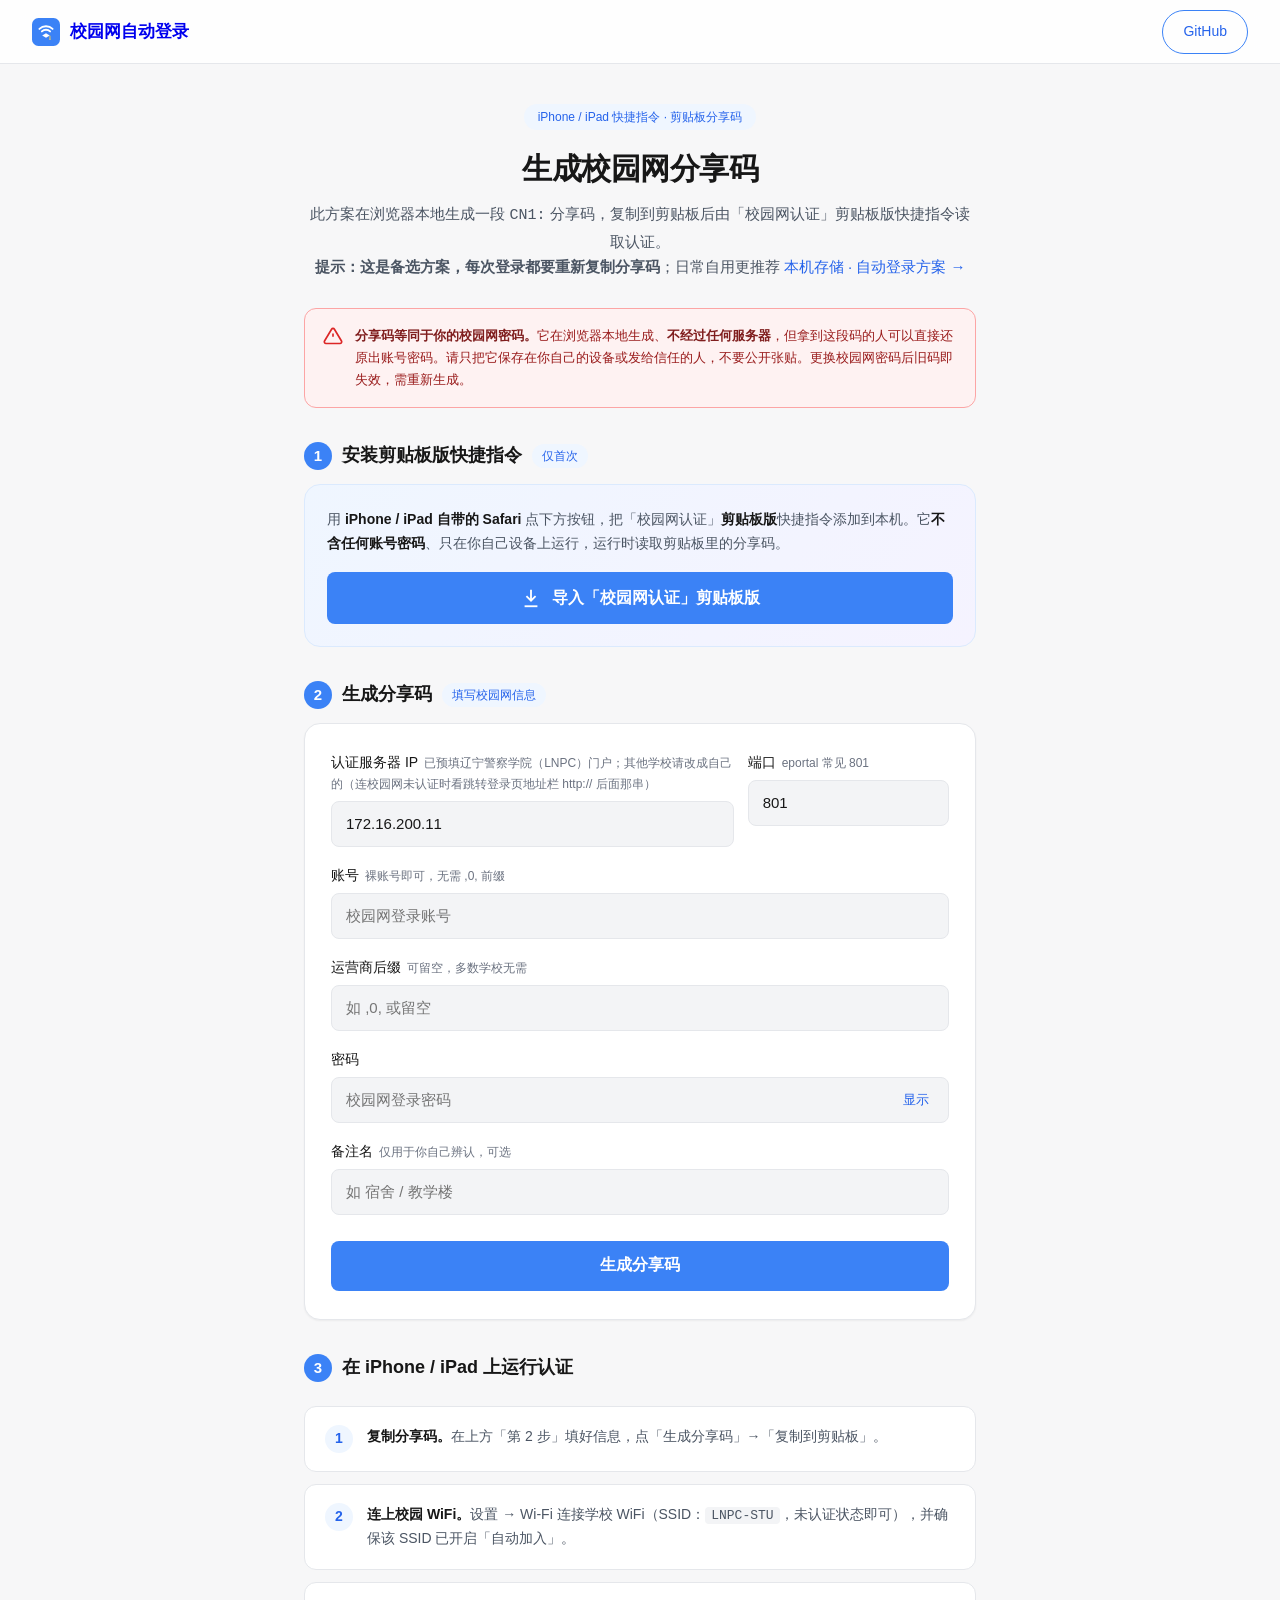
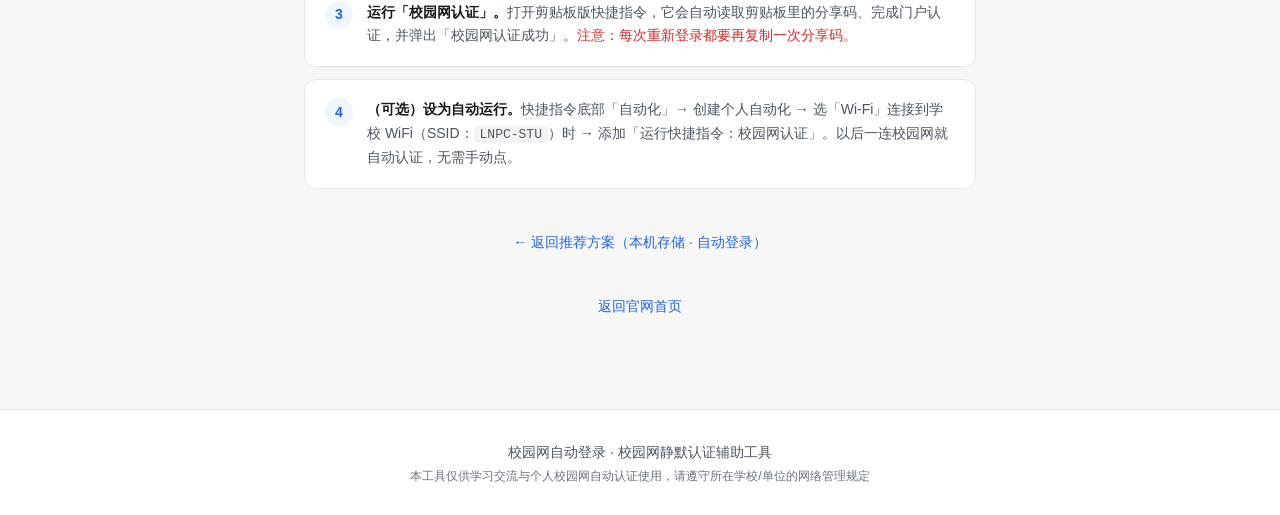
<file: website/share-code.html>
<!DOCTYPE html>
<html lang="zh-CN">
<head>
  <meta charset="UTF-8">
  <meta name="viewport" content="width=device-width, initial-scale=1.0">
  <meta name="robots" content="noindex">
  <meta name="description" content="校园网快捷指令分享码生成器 —— 在浏览器本地生成 iPhone / iPad 剪贴板版快捷指令可读取的分享码，账号密码不上传任何服务器。">
  <title>剪贴板分享码生成器 - 辽宁警察学院校园网自动登录</title>
  <link rel="icon" type="image/svg+xml" href="favicon.svg">
  <link rel="stylesheet" href="style.css">
  <style>
    .tool-wrap { max-width: 720px; margin: 0 auto; padding: 40px 24px 80px; }
    .tool-head { text-align: center; margin-bottom: 28px; }
    .tool-head h1 { font-size: 30px; margin-bottom: 10px; letter-spacing: -0.5px; }
    .tool-head p { font-size: 15px; color: var(--text-secondary); line-height: 1.7; }

    .warn-box {
      display: flex; gap: 12px; align-items: flex-start;
      background: #FEF2F2; border: 1px solid #FCA5A5;
      border-radius: var(--radius-lg); padding: 16px 18px; margin-bottom: 24px;
    }
    .warn-box svg { color: var(--danger); flex-shrink: 0; margin-top: 1px; }
    .warn-box div { font-size: 13px; color: #991B1B; line-height: 1.7; }
    .warn-box strong { color: #7F1D1D; }

    .form-card {
      background: var(--surface); border: 1px solid var(--border);
      border-radius: var(--radius-xl); padding: 28px 26px; box-shadow: var(--shadow-sm);
    }
    .field { margin-bottom: 18px; }
    .field label { display: block; font-size: 14px; font-weight: 500; margin-bottom: 7px; }
    .field .hint { font-size: 12px; color: var(--text-muted); font-weight: 400; margin-left: 6px; }
    .field input {
      width: 100%; height: 46px; padding: 0 14px; font-size: 15px;
      background: var(--surface-muted); border: 1.5px solid var(--border);
      border-radius: var(--radius); color: var(--text); transition: border-color 0.2s;
    }
    .field input:focus { border-color: var(--primary); background: var(--surface); }
    .field-row { display: grid; grid-template-columns: 2fr 1fr; gap: 14px; }
    .pwd-toggle { position: relative; }
    .pwd-toggle button {
      position: absolute; right: 10px; top: 50%; transform: translateY(-50%);
      font-size: 13px; color: var(--primary-dark); padding: 4px 10px; min-height: 44px;
    }
    .btn-generate {
      width: 100%; height: 50px; margin-top: 8px;
      background: var(--primary); color: #fff; border-radius: var(--radius);
      font-size: 16px; font-weight: 600; transition: background 0.2s;
    }
    .btn-generate:hover { background: var(--primary-dark); }

    .result-card {
      margin-top: 24px; background: var(--surface); border: 1px solid var(--primary-lighter);
      border-radius: var(--radius-xl); padding: 24px 22px; display: none;
    }
    .result-card.show { display: block; }
    .result-card h3 { font-size: 16px; margin-bottom: 6px; display: flex; align-items: center; gap: 8px; }
    .result-card .sub { font-size: 13px; color: var(--text-muted); margin-bottom: 14px; }
    .code-box {
      width: 100%; min-height: 96px; padding: 14px; font-family: "SF Mono", Consolas, monospace;
      font-size: 13px; line-height: 1.5; word-break: break-all; resize: vertical;
      background: var(--surface-muted); border: 1px solid var(--border); border-radius: var(--radius);
      color: var(--text);
    }
    .btn-copy {
      display: inline-flex; align-items: center; gap: 8px; margin-top: 12px;
      height: 44px; padding: 0 22px; background: var(--success-deep); color: #fff;
      border-radius: var(--radius); font-size: 15px; font-weight: 500; transition: opacity 0.2s;
    }
    .btn-copy:hover { opacity: 0.9; }
    .copy-tip { font-size: 13px; color: var(--success-deep); margin-left: 10px; display: none; }

    .steps { margin-top: 24px; }
    .step {
      background: var(--surface); border: 1px solid var(--border);
      border-radius: var(--radius-lg); padding: 18px 20px; margin-bottom: 12px;
      display: flex; gap: 14px;
    }
    .step-num {
      width: 28px; height: 28px; flex-shrink: 0; border-radius: 50%;
      background: var(--primary-light); color: var(--primary-dark);
      display: flex; align-items: center; justify-content: center; font-weight: 600; font-size: 14px;
    }
    .step-body { font-size: 14px; color: var(--text-secondary); line-height: 1.7; }
    .step-body strong { color: var(--text); }
    .step-body em { color: var(--danger); font-style: normal; }
    .step-body code { background: var(--surface-muted); padding: 1px 6px; border-radius: 4px; font-size: 13px; }

    .phase-label { display: flex; align-items: center; gap: 10px; flex-wrap: wrap; margin: 34px 0 14px; font-size: 18px; font-weight: 700; color: var(--text); }
    .phase-label:first-of-type { margin-top: 0; }
    .phase-label .n { width: 28px; height: 28px; flex-shrink: 0; border-radius: 50%; background: var(--primary); color: #fff; display: flex; align-items: center; justify-content: center; font-size: 15px; }
    .phase-label .tag { font-size: 12px; font-weight: 500; color: var(--primary-dark); background: var(--primary-light); padding: 3px 10px; border-radius: 20px; white-space: nowrap; }

    .install-card { background: linear-gradient(135deg, #EFF6FF, #F5F3FF); border: 1px solid var(--primary-lighter); border-radius: var(--radius-xl); padding: 22px; }
    .install-card p { font-size: 14px; color: var(--text-secondary); line-height: 1.75; margin-bottom: 16px; }
    .install-card p strong { color: var(--text); }
    .btn-import { display: flex; align-items: center; justify-content: center; gap: 10px; height: 52px; background: var(--primary); color: #fff; border-radius: var(--radius); font-size: 16px; font-weight: 600; text-decoration: none; transition: background 0.2s; }
    .btn-import:hover { background: var(--primary-dark); }

    .back-link { display: inline-flex; align-items: center; min-height: 44px; margin-top: 20px; font-size: 14px; color: var(--primary-dark); }
  </style>
</head>
<body>

<nav class="landing-nav">
  <div class="landing-nav-left">
    <a href="index.html" style="display:flex;align-items:center;gap:10px;">
      <svg width="28" height="28" viewBox="0 0 96 96" fill="none">
        <rect width="96" height="96" rx="22" fill="#3B82F6"/>
        <g stroke="#FFFFFF" stroke-width="6.5" stroke-linecap="round" fill="none">
          <path d="M33.9 45.9 A20 20 0 0 1 62.1 45.9"/>
          <path d="M25.4 37.4 A32 32 0 0 1 70.6 37.4"/>
        </g>
        <path d="M48 52 L61 60 L48 68 L35 60 Z" fill="#FFFFFF"/>
        <path d="M61.5 62 V70" stroke="#FFD34D" stroke-width="3" stroke-linecap="round" fill="none"/>
        <circle cx="61.5" cy="72.5" r="2.6" fill="#FFD34D"/>
      </svg>
      <span>校园网自动登录</span>
    </a>
  </div>
  <a class="btn-nav-github" href="https://github.com/ZhaoyuanGuo/WLAN-auto-connect" target="_blank" rel="noopener">GitHub</a>
</nav>

<div class="tool-wrap">
  <div class="tool-head">
    <div class="hero-badge">iPhone / iPad 快捷指令 · 剪贴板分享码</div>
    <h1>生成校园网分享码</h1>
    <p>此方案在浏览器本地生成一段 <code>CN1:</code> 分享码，复制到剪贴板后由「校园网认证」剪贴板版快捷指令读取认证。<br><strong>提示：这是备选方案，每次登录都要重新复制分享码</strong>；日常自用更推荐 <a href="share.html" style="color:var(--primary-dark)">本机存储 · 自动登录方案 →</a></p>
  </div>

  <div class="warn-box">
    <svg width="20" height="20" viewBox="0 0 24 24" fill="none" stroke="currentColor" stroke-width="2"><path d="M10.29 3.86L1.82 18a2 2 0 0 0 1.71 3h16.94a2 2 0 0 0 1.71-3L13.71 3.86a2 2 0 0 0-3.42 0z"/><line x1="12" y1="9" x2="12" y2="13"/><line x1="12" y1="17" x2="12.01" y2="17"/></svg>
    <div>
      <strong>分享码等同于你的校园网密码。</strong>它在浏览器本地生成、<strong>不经过任何服务器</strong>，但拿到这段码的人可以直接还原出账号密码。请只把它保存在你自己的设备或发给信任的人，不要公开张贴。更换校园网密码后旧码即失效，需重新生成。
    </div>
  </div>

  <div class="phase-label"><span class="n">1</span> 安装剪贴板版快捷指令<span class="tag">仅首次</span></div>
  <div class="install-card">
    <p>用 <strong>iPhone / iPad 自带的 Safari</strong> 点下方按钮，把「校园网认证」<strong>剪贴板版</strong>快捷指令添加到本机。它<strong>不含任何账号密码</strong>、只在你自己设备上运行，运行时读取剪贴板里的分享码。</p>
    <a class="btn-import" href="https://www.icloud.com/shortcuts/a7b89a155015496485c1d6689cb4f088" target="_blank" rel="noopener">
      <svg width="22" height="22" viewBox="0 0 24 24" fill="none" stroke="currentColor" stroke-width="2"><path d="M12 3v12"/><path d="M7 10l5 5 5-5"/><path d="M5 21h14"/></svg>
      导入「校园网认证」剪贴板版
    </a>
  </div>

  <div class="phase-label"><span class="n">2</span> 生成分享码<span class="tag">填写校园网信息</span></div>
  <form class="form-card" id="genForm" autocomplete="off">
    <div class="field-row">
      <div class="field">
        <label>认证服务器 IP<span class="hint">已预填辽宁警察学院（LNPC）门户；其他学校请改成自己的（连校园网未认证时看跳转登录页地址栏 http:// 后面那串）</span></label>
        <input type="text" id="host" value="172.16.200.11" placeholder="如 172.16.200.11" required>
      </div>
      <div class="field">
        <label>端口<span class="hint">eportal 常见 801</span></label>
        <input type="number" id="eport" value="801" placeholder="801" required>
      </div>
    </div>
    <div class="field">
      <label>账号<span class="hint">裸账号即可，无需 ,0, 前缀</span></label>
      <input type="text" id="account" placeholder="校园网登录账号" required>
    </div>
    <div class="field">
      <label>运营商后缀<span class="hint">可留空，多数学校无需</span></label>
      <input type="text" id="suffix" placeholder="如 ,0, 或留空">
    </div>
    <div class="field">
      <label>密码</label>
      <div class="pwd-toggle">
        <input type="password" id="password" placeholder="校园网登录密码" required>
        <button type="button" id="togglePwd">显示</button>
      </div>
    </div>
    <div class="field">
      <label>备注名<span class="hint">仅用于你自己辨认，可选</span></label>
      <input type="text" id="note" placeholder="如 宿舍 / 教学楼">
    </div>
    <button type="submit" class="btn-generate">生成分享码</button>
  </form>

  <div class="result-card" id="resultCard">
    <h3>
      <svg width="18" height="18" viewBox="0 0 24 24" fill="none" stroke="currentColor" stroke-width="2" style="color:var(--success-deep)"><path d="M22 11.08V12a10 10 0 1 1-5.93-9.14"/><polyline points="22 4 12 14.01 9 11.01"/></svg>
      分享码已生成
    </h3>
    <p class="sub">复制下面这段以 <code>CN1:</code> 开头的文本，在 iPhone / iPad 上打开「校园网认证」剪贴板版即可自动读取。</p>
    <textarea class="code-box" id="codeOut" readonly></textarea>
    <button type="button" class="btn-copy" id="copyBtn">
      <svg width="18" height="18" viewBox="0 0 24 24" fill="none" stroke="currentColor" stroke-width="2"><rect x="9" y="9" width="13" height="13" rx="2"/><path d="M5 15H4a2 2 0 0 1-2-2V4a2 2 0 0 1 2-2h9a2 2 0 0 1 2 2v1"/></svg>
      复制到剪贴板
    </button>
    <span class="copy-tip" id="copyTip">已复制 ✓</span>
  </div>

  <div class="phase-label"><span class="n">3</span> 在 iPhone / iPad 上运行认证</div>
  <div class="steps">
    <div class="step">
      <div class="step-num">1</div>
      <div class="step-body"><strong>复制分享码。</strong>在上方「第 2 步」填好信息，点「生成分享码」→「复制到剪贴板」。</div>
    </div>
    <div class="step">
      <div class="step-num">2</div>
      <div class="step-body"><strong>连上校园 WiFi。</strong>设置 → Wi-Fi 连接学校 WiFi（SSID：<code>LNPC-STU</code>，未认证状态即可），并确保该 SSID 已开启「自动加入」。</div>
    </div>
    <div class="step">
      <div class="step-num">3</div>
      <div class="step-body"><strong>运行「校园网认证」。</strong>打开剪贴板版快捷指令，它会自动读取剪贴板里的分享码、完成门户认证，并弹出「校园网认证成功」。<em>注意：每次重新登录都要再复制一次分享码。</em></div>
    </div>
    <div class="step">
      <div class="step-num">4</div>
      <div class="step-body"><strong>（可选）设为自动运行。</strong>快捷指令底部「自动化」→ 创建个人自动化 → 选「Wi-Fi」连接到学校 WiFi（SSID：<code>LNPC-STU</code>）时 → 添加「运行快捷指令：校园网认证」。以后一连校园网就自动认证，无需手动点。</div>
    </div>
  </div>

  <p style="text-align:center;"><a class="back-link" href="share.html">← 返回推荐方案（本机存储 · 自动登录）</a></p>
  <p style="text-align:center;"><a class="back-link" href="index.html">返回官网首页</a></p>
</div>

<footer class="landing-footer">
  <p>校园网自动登录 · 校园网静默认证辅助工具</p>
  <p class="footer-sub">本工具仅供学习交流与个人校园网自动认证使用，请遵守所在学校/单位的网络管理规定</p>
</footer>

<script>
  // 分享码格式：CN1: + Base64(UTF-8 JSON)
  // 字段：v=版本, h=host, p=eport, a=账号, s=后缀, w=密码, n=备注
  function encodeShareCode(obj) {
    const json = JSON.stringify(obj);
    const bytes = new TextEncoder().encode(json); // UTF-8
    let bin = '';
    bytes.forEach((b) => { bin += String.fromCharCode(b); });
    return 'CN1:' + btoa(bin);
  }

  const form = document.getElementById('genForm');
  const resultCard = document.getElementById('resultCard');
  const codeOut = document.getElementById('codeOut');
  const copyBtn = document.getElementById('copyBtn');
  const copyTip = document.getElementById('copyTip');
  const togglePwd = document.getElementById('togglePwd');
  const pwdInput = document.getElementById('password');

  togglePwd.addEventListener('click', () => {
    const show = pwdInput.type === 'password';
    pwdInput.type = show ? 'text' : 'password';
    togglePwd.textContent = show ? '隐藏' : '显示';
  });

  form.addEventListener('submit', (e) => {
    e.preventDefault();
    const obj = {
      v: 1,
      h: document.getElementById('host').value.trim(),
      p: parseInt(document.getElementById('eport').value.trim(), 10) || 801,
      a: document.getElementById('account').value.trim(),
      s: document.getElementById('suffix').value,
      w: pwdInput.value,
      n: document.getElementById('note').value.trim(),
    };
    if (!obj.h || !obj.a || !obj.w) { return; }
    try {
      codeOut.value = encodeShareCode(obj);
    } catch (err) {
      alert('生成失败：' + err.message);
      return;
    }
    resultCard.classList.add('show');
    resultCard.scrollIntoView({ behavior: 'smooth', block: 'nearest' });
  });

  copyBtn.addEventListener('click', async () => {
    codeOut.select();
    try {
      await navigator.clipboard.writeText(codeOut.value);
    } catch (_) {
      document.execCommand('copy');
    }
    copyTip.style.display = 'inline';
    setTimeout(() => { copyTip.style.display = 'none'; }, 2000);
  });
</script>

</body>
</html>
</file>
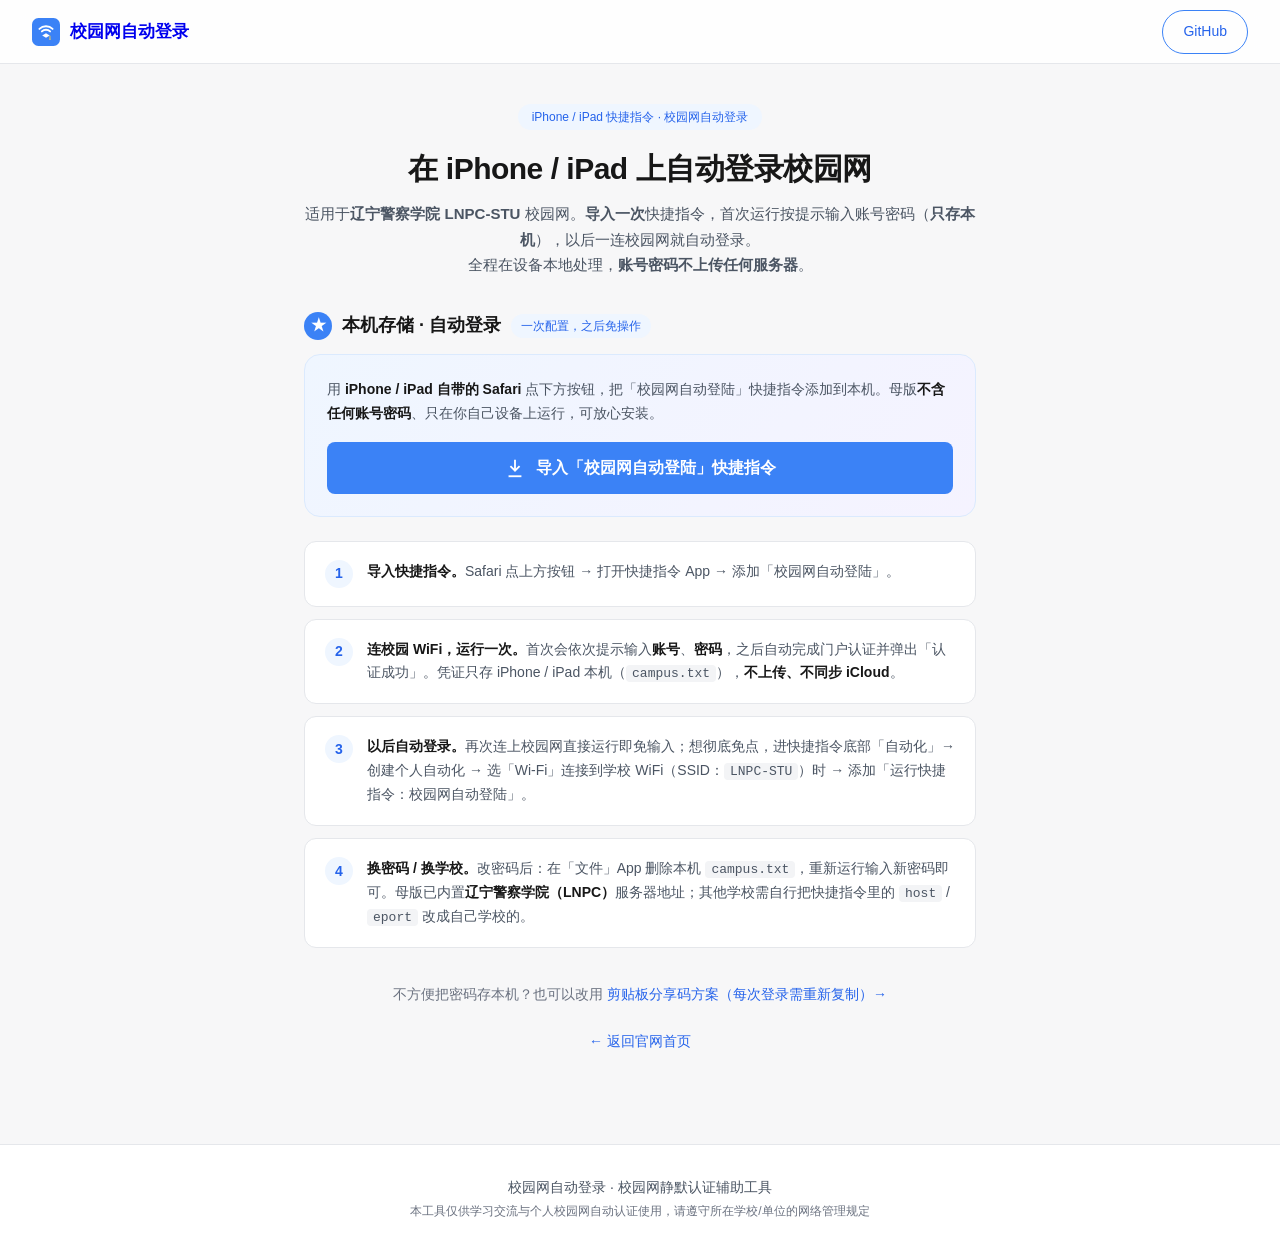
<file: website/share.html>
<!DOCTYPE html>
<html lang="zh-CN">
<head>
  <meta charset="UTF-8">
  <meta name="viewport" content="width=device-width, initial-scale=1.0">
  <meta name="robots" content="noindex">
  <meta name="description" content="iPhone / iPad 校园网自动登录：导入快捷指令一次，首次运行输入账号密码只存本机，以后一连校园网就自动登录。账号密码不上传任何服务器。">
  <title>iPhone / iPad 快捷指令 - 辽宁警察学院校园网自动登录</title>
  <link rel="icon" type="image/svg+xml" href="favicon.svg">
  <link rel="stylesheet" href="style.css">
  <style>
    .tool-wrap { max-width: 720px; margin: 0 auto; padding: 40px 24px 80px; }
    .tool-head { text-align: center; margin-bottom: 28px; }
    .tool-head h1 { font-size: 30px; margin-bottom: 10px; letter-spacing: -0.5px; }
    .tool-head p { font-size: 15px; color: var(--text-secondary); line-height: 1.7; }

    .steps { margin-top: 24px; }
    .step {
      background: var(--surface); border: 1px solid var(--border);
      border-radius: var(--radius-lg); padding: 18px 20px; margin-bottom: 12px;
      display: flex; gap: 14px;
    }
    .step-num {
      width: 28px; height: 28px; flex-shrink: 0; border-radius: 50%;
      background: var(--primary-light); color: var(--primary-dark);
      display: flex; align-items: center; justify-content: center; font-weight: 600; font-size: 14px;
    }
    .step-body { font-size: 14px; color: var(--text-secondary); line-height: 1.7; }
    .step-body strong { color: var(--text); }
    .step-body code { background: var(--surface-muted); padding: 1px 6px; border-radius: 4px; font-size: 13px; }

    .phase-label { display: flex; align-items: center; gap: 10px; flex-wrap: wrap; margin: 34px 0 14px; font-size: 18px; font-weight: 700; color: var(--text); }
    .phase-label:first-of-type { margin-top: 0; }
    .phase-label .n { width: 28px; height: 28px; flex-shrink: 0; border-radius: 50%; background: var(--primary); color: #fff; display: flex; align-items: center; justify-content: center; font-size: 15px; }
    .phase-label .tag { font-size: 12px; font-weight: 500; color: var(--primary-dark); background: var(--primary-light); padding: 3px 10px; border-radius: 20px; white-space: nowrap; }

    .install-card { background: linear-gradient(135deg, #EFF6FF, #F5F3FF); border: 1px solid var(--primary-lighter); border-radius: var(--radius-xl); padding: 22px; }
    .install-card p { font-size: 14px; color: var(--text-secondary); line-height: 1.75; margin-bottom: 16px; }
    .install-card p strong { color: var(--text); }
    .btn-import { display: flex; align-items: center; justify-content: center; gap: 10px; height: 52px; background: var(--primary); color: #fff; border-radius: var(--radius); font-size: 16px; font-weight: 600; text-decoration: none; transition: background 0.2s; }
    .btn-import:hover { background: var(--primary-dark); }

    .alt-link { margin-top: 34px; text-align: center; font-size: 14px; color: var(--text-muted); line-height: 1.8; }
    .alt-link a { color: var(--primary-dark); }
    .back-link { display: inline-flex; align-items: center; min-height: 44px; margin-top: 12px; font-size: 14px; color: var(--primary-dark); }
  </style>
</head>
<body>

<nav class="landing-nav">
  <div class="landing-nav-left">
    <a href="index.html" style="display:flex;align-items:center;gap:10px;">
      <svg width="28" height="28" viewBox="0 0 96 96" fill="none">
        <rect width="96" height="96" rx="22" fill="#3B82F6"/>
        <g stroke="#FFFFFF" stroke-width="6.5" stroke-linecap="round" fill="none">
          <path d="M33.9 45.9 A20 20 0 0 1 62.1 45.9"/>
          <path d="M25.4 37.4 A32 32 0 0 1 70.6 37.4"/>
        </g>
        <path d="M48 52 L61 60 L48 68 L35 60 Z" fill="#FFFFFF"/>
        <path d="M61.5 62 V70" stroke="#FFD34D" stroke-width="3" stroke-linecap="round" fill="none"/>
        <circle cx="61.5" cy="72.5" r="2.6" fill="#FFD34D"/>
      </svg>
      <span>校园网自动登录</span>
    </a>
  </div>
  <a class="btn-nav-github" href="https://github.com/ZhaoyuanGuo/WLAN-auto-connect" target="_blank" rel="noopener">GitHub</a>
</nav>

<div class="tool-wrap">
  <div class="tool-head">
    <div class="hero-badge">iPhone / iPad 快捷指令 · 校园网自动登录</div>
    <h1>在 iPhone / iPad 上自动登录校园网</h1>
    <p>适用于<strong>辽宁警察学院 LNPC-STU</strong> 校园网。<strong>导入一次</strong>快捷指令，首次运行按提示输入账号密码（<strong>只存本机</strong>），以后一连校园网就自动登录。<br>全程在设备本地处理，<strong>账号密码不上传任何服务器</strong>。</p>
  </div>

  <div class="phase-label"><span class="n">★</span> 本机存储 · 自动登录<span class="tag">一次配置，之后免操作</span></div>
  <div class="install-card">
    <p>用 <strong>iPhone / iPad 自带的 Safari</strong> 点下方按钮，把「校园网自动登陆」快捷指令添加到本机。母版<strong>不含任何账号密码</strong>、只在你自己设备上运行，可放心安装。</p>
    <a class="btn-import" href="https://www.icloud.com/shortcuts/d75cb87de98f456894d767503c4aa036" target="_blank" rel="noopener">
      <svg width="22" height="22" viewBox="0 0 24 24" fill="none" stroke="currentColor" stroke-width="2"><path d="M12 3v12"/><path d="M7 10l5 5 5-5"/><path d="M5 21h14"/></svg>
      导入「校园网自动登陆」快捷指令
    </a>
  </div>
  <div class="steps">
    <div class="step">
      <div class="step-num">1</div>
      <div class="step-body"><strong>导入快捷指令。</strong>Safari 点上方按钮 → 打开快捷指令 App → 添加「校园网自动登陆」。</div>
    </div>
    <div class="step">
      <div class="step-num">2</div>
      <div class="step-body"><strong>连校园 WiFi，运行一次。</strong>首次会依次提示输入<strong>账号</strong>、<strong>密码</strong>，之后自动完成门户认证并弹出「认证成功」。凭证只存 iPhone / iPad 本机（<code>campus.txt</code>），<strong>不上传、不同步 iCloud</strong>。</div>
    </div>
    <div class="step">
      <div class="step-num">3</div>
      <div class="step-body"><strong>以后自动登录。</strong>再次连上校园网直接运行即免输入；想彻底免点，进快捷指令底部「自动化」→ 创建个人自动化 → 选「Wi-Fi」连接到学校 WiFi（SSID：<code>LNPC-STU</code>）时 → 添加「运行快捷指令：校园网自动登陆」。</div>
    </div>
    <div class="step">
      <div class="step-num">4</div>
      <div class="step-body"><strong>换密码 / 换学校。</strong>改密码后：在「文件」App 删除本机 <code>campus.txt</code>，重新运行输入新密码即可。母版已内置<strong>辽宁警察学院（LNPC）</strong>服务器地址；其他学校需自行把快捷指令里的 <code>host</code> / <code>eport</code> 改成自己学校的。</div>
    </div>
  </div>

  <p class="alt-link">
    不方便把密码存本机？也可以改用 <a href="share-code.html">剪贴板分享码方案（每次登录需重新复制）→</a>
  </p>
  <p style="text-align:center;"><a class="back-link" href="index.html">← 返回官网首页</a></p>
</div>

<footer class="landing-footer">
  <p>校园网自动登录 · 校园网静默认证辅助工具</p>
  <p class="footer-sub">本工具仅供学习交流与个人校园网自动认证使用，请遵守所在学校/单位的网络管理规定</p>
</footer>

</body>
</html>
</file>
<file: website/style.css>
/* ==================== CSS 变量 ==================== */
:root {
  --primary: #3B82F6;
  --primary-dark: #2563EB;
  --primary-light: #EFF6FF;
  --primary-lighter: #DBEAFE;
  --bg: #F7F7F8;
  --surface: #FFFFFF;
  --surface-muted: #F3F4F6;
  --text: #171717;
  --text-secondary: #4B5563;
  --text-muted: #6B7280;
  --border: #E5E7EB;
  --danger: #DC2626;
  /* 绿只做“成功/已验证”，并且必须是这个深度：#10B981 上压白字只有 2.54，做图标描边也不够 3:1 */
  --success-deep: #047857;
  --radius: 8px;
  --radius-lg: 12px;
  --radius-xl: 16px;
  --radius-full: 999px;
  --shadow-sm: 0 1px 2px rgba(0,0,0,0.05);
  --shadow: 0 1px 3px rgba(0,0,0,0.1), 0 1px 2px rgba(0,0,0,0.06);
  --shadow-lg: 0 10px 15px -3px rgba(0,0,0,0.1), 0 4px 6px -2px rgba(0,0,0,0.05);
}

/* ==================== 基础重置 ==================== */
*, *::before, *::after { box-sizing: border-box; margin: 0; padding: 0; }
html { font-size: 16px; -webkit-text-size-adjust: 100%; scroll-behavior: smooth; }
body {
  font-family: "PingFang SC", "Noto Sans CJK SC", -apple-system, "Segoe UI", Roboto, sans-serif;
  background: var(--bg);
  color: var(--text);
  line-height: 1.5;
  -webkit-font-smoothing: antialiased;
}
button { font-family: inherit; cursor: pointer; border: none; background: none; color: inherit; }
input { font-family: inherit; outline: none; border: none; background: none; color: inherit; }
h1, h2, h3 { font-weight: 600; }
a { text-decoration: none; }

/* ==================== 顶部导航 ==================== */
.landing-nav {
  display: flex;
  align-items: center;
  justify-content: space-between;
  padding: 0 32px;
  height: 64px;
  background: rgba(255,255,255,0.85);
  backdrop-filter: blur(12px);
  border-bottom: 1px solid var(--border);
  position: sticky;
  top: 0;
  z-index: 100;
}
.landing-nav-left {
  display: flex;
  align-items: center;
  gap: 10px;
  font-size: 17px;
  font-weight: 600;
}
.btn-nav-github {
  display: inline-flex;
  align-items: center;
  gap: 6px;
  min-height: 44px;
  white-space: nowrap;
  font-size: 14px;
  font-weight: 500;
  color: var(--primary-dark);
  padding: 8px 20px;
  border-radius: var(--radius-full);
  border: 1.5px solid var(--primary);
  transition: all 0.2s;
}
.btn-nav-github:hover { background: var(--primary); color: #fff; }

/* ==================== Hero ==================== */
.hero {
  display: flex;
  align-items: center;
  justify-content: space-between;
  max-width: 1100px;
  margin: 0 auto;
  padding: 60px 32px 80px;
  gap: 48px;
}
.hero-content { flex: 1; min-width: 0; }
.hero-badge {
  display: inline-block;
  font-size: 12px;
  font-weight: 500;
  color: var(--primary-dark);
  background: var(--primary-light);
  padding: 4px 14px;
  border-radius: var(--radius-full);
  margin-bottom: 16px;
}
.hero h1 {
  font-size: 42px;
  line-height: 1.2;
  margin-bottom: 12px;
  letter-spacing: -0.5px;
}
.hero-tagline {
  font-size: 18px;
  color: var(--text-secondary);
  margin-bottom: 16px;
}
.hero-desc {
  font-size: 15px;
  color: var(--text-muted);
  line-height: 1.7;
  margin-bottom: 28px;
  max-width: 480px;
}
.hero-buttons { display: flex; gap: 12px; flex-wrap: wrap; }
.btn-hero-primary {
  display: inline-flex;
  align-items: center;
  gap: 8px;
  height: 46px;
  padding: 0 24px;
  background: var(--primary);
  color: #fff;
  border-radius: var(--radius);
  font-size: 15px;
  font-weight: 500;
  transition: background 0.2s;
}
.btn-hero-primary:hover { background: var(--primary-dark); }
.btn-hero-secondary {
  display: inline-flex;
  align-items: center;
  gap: 8px;
  height: 46px;
  padding: 0 24px;
  background: var(--surface);
  color: var(--text);
  border: 1.5px solid var(--border);
  border-radius: var(--radius);
  font-size: 15px;
  font-weight: 500;
  transition: all 0.2s;
}
.btn-hero-secondary:hover { border-color: var(--primary); color: var(--primary-dark); }

/* Hero 模拟界面 */
.hero-visual { flex-shrink: 0; }
.hero-mockup {
  width: 300px;
  border-radius: var(--radius-xl);
  box-shadow: var(--shadow-lg);
  overflow: hidden;
  border: 1px solid var(--border);
}
.mockup-screen { background: var(--surface); }
.mockup-bar {
  display: flex;
  gap: 6px;
  padding: 10px 14px;
  background: var(--surface-muted);
  border-bottom: 1px solid var(--border);
}
.mockup-dot { width: 10px; height: 10px; border-radius: 50%; }
.mockup-body { padding: 16px; display: flex; flex-direction: column; gap: 10px; }
.mockup-card {
  display: flex;
  align-items: center;
  gap: 10px;
  padding: 12px;
  background: var(--surface-muted);
  border-radius: var(--radius);
}
.mockup-avatar {
  width: 32px; height: 32px;
  border-radius: var(--radius-full);
  background: var(--primary-light);
  color: var(--primary-dark);
  display: flex;
  align-items: center;
  justify-content: center;
  font-size: 13px;
  font-weight: 600;
  flex-shrink: 0;
}
.mockup-info { flex: 1; display: flex; flex-direction: column; gap: 6px; }
.mockup-line { height: 7px; border-radius: 3px; background: var(--border); }
.mockup-line.w30 { width: 30%; }
.mockup-line.w35 { width: 35%; }
.mockup-line.w40 { width: 40%; }
.mockup-line.w50 { width: 50%; }
.mockup-line.w60 { width: 60%; }
.mockup-line.w70 { width: 70%; }

/* ==================== 功能特性 ==================== */
.features {
  max-width: 1100px;
  margin: 0 auto;
  padding: 0 32px 80px;
}
.section-title {
  font-size: 28px;
  text-align: center;
  margin-bottom: 40px;
}
.features-grid {
  display: grid;
  grid-template-columns: repeat(3, 1fr);
  gap: 20px;
}
.feature-card {
  background: var(--surface);
  border: 1px solid var(--border);
  border-radius: var(--radius-lg);
  padding: 24px 20px;
  text-align: center;
  transition: box-shadow 0.2s;
}
.feature-card:hover { box-shadow: var(--shadow-lg); }
.feature-icon {
  width: 48px; height: 48px;
  border-radius: var(--radius);
  display: flex;
  align-items: center;
  justify-content: center;
  margin: 0 auto 14px;
}
.feature-card h3 { font-size: 16px; margin-bottom: 6px; }
.feature-card p { font-size: 13px; color: var(--text-muted); line-height: 1.6; }

/* ==================== 下载区域 ==================== */
.download-section {
  max-width: 1100px;
  margin: 0 auto;
  padding: 0 32px 80px;
}
.download-platforms {
  display: grid;
  grid-template-columns: repeat(3, 1fr);
  gap: 20px;
  align-items: stretch;
}
.download-card {
  background: var(--surface);
  border: 1px solid var(--border);
  border-radius: var(--radius-xl);
  padding: 32px 28px;
  display: flex;
  flex-direction: column;
}
.platform-header {
  display: flex;
  align-items: center;
  gap: 14px;
  margin-bottom: 20px;
}
.platform-icon {
  width: 48px; height: 48px;
  border-radius: var(--radius);
  display: flex;
  align-items: center;
  justify-content: center;
  flex-shrink: 0;
}
.android-icon { background: #EFF6FF; color: #3B82F6; }
.windows-icon { background: #EFF6FF; color: #2563EB; }
.platform-header h3 { font-size: 18px; margin-bottom: 2px; }
.platform-version {
  font-size: 13px;
  color: var(--text-muted);
}
.download-features {
  list-style: none;
  margin-bottom: 24px;
  flex: 1;
}
.download-features li {
  font-size: 14px;
  color: var(--text-secondary);
  padding: 4px 0;
  padding-left: 24px;
  position: relative;
}
.download-features li::before {
  content: '';
  position: absolute;
  left: 0; top: 50%;
  transform: translateY(-50%);
  width: 16px; height: 16px;
  background: var(--success-deep);
  border-radius: 50%;
  background-image: url("data:image/svg+xml,%3Csvg xmlns='http://www.w3.org/2000/svg' width='12' height='12' viewBox='0 0 24 24' fill='none' stroke='white' stroke-width='3'%3E%3Cpolyline points='20 6 9 17 4 12'/%3E%3C/svg%3E");
  background-repeat: no-repeat;
  background-position: center;
}
.btn-download {
  display: inline-flex;
  align-items: center;
  gap: 8px;
  height: 46px;
  padding: 0 28px;
  background: var(--primary);
  color: #fff;
  border-radius: var(--radius);
  font-size: 15px;
  font-weight: 500;
  transition: background 0.2s;
  align-self: flex-start;
}
.btn-download:hover { background: var(--primary-dark); }
.download-hint {
  font-size: 12px;
  color: var(--text-muted);
  margin-top: 12px;
}

/* ==================== 隐私说明 ==================== */
.privacy {
  max-width: 1100px;
  margin: 0 auto;
  padding: 0 32px 80px;
}
.privacy-grid {
  display: grid;
  grid-template-columns: repeat(3, 1fr);
  gap: 20px;
}
.privacy-card {
  background: var(--surface);
  border: 1px solid var(--border);
  border-radius: var(--radius-lg);
  padding: 20px;
}
.privacy-card h3 {
  display: flex;
  align-items: center;
  gap: 8px;
  font-size: 15px;
  margin-bottom: 8px;
}
.privacy-card h3 svg { color: var(--primary); flex-shrink: 0; }
.privacy-card p { font-size: 13px; color: var(--text-muted); line-height: 1.7; }

/* ==================== 页脚 ==================== */
.landing-footer {
  text-align: center;
  padding: 32px;
  border-top: 1px solid var(--border);
  background: var(--surface);
}
.landing-footer p { font-size: 14px; color: var(--text-secondary); }
.footer-sub { font-size: 12px !important; color: var(--text-muted) !important; margin-top: 4px; }

/* ==================== 响应式 ==================== */
@media (max-width: 768px) {
  .landing-nav { padding: 0 16px; height: 56px; }
  .landing-nav-left span { font-size: 15px; }
  /* 窄屏下导航位不够：藏掉图标 + 收窄 padding，否则中文会折行撑破 56px 条
     （.btn-nav-help 定义在 index.html 自己的 <style> 里，它的 padding 在那边改） */
  .btn-nav-github svg, .btn-nav-help svg { display: none; }
  .btn-nav-github { padding: 8px 14px; }
  .hero { flex-direction: column; text-align: center; padding: 40px 20px 60px; }
  .hero h1 { font-size: 30px; }
  .hero-tagline { font-size: 16px; }
  .hero-desc { margin: 0 auto 24px; }
  .hero-buttons { justify-content: center; }
  .hero-visual { display: none; }
  .features { padding: 0 16px 60px; }
  .section-title { font-size: 22px; margin-bottom: 28px; }
  .features-grid { grid-template-columns: repeat(2, 1fr); gap: 14px; }
  .feature-card { padding: 18px 14px; }
  .download-section { padding: 0 16px 60px; }
  .download-platforms { grid-template-columns: 1fr; }
  .download-card { padding: 24px 20px; }
  .privacy { padding: 0 16px 60px; }
  .privacy-grid { grid-template-columns: 1fr; gap: 14px; }
  .landing-footer { padding: 24px 16px; }
}

/* 平板竖屏：下载卡片两列 */
@media (min-width: 769px) and (max-width: 1024px) {
  .download-platforms { grid-template-columns: 1fr 1fr; }
}

/* 动效分寸：系统要求减少动效时，一切位移/淡入退化为直接切换（DESIGN.md §5） */
@media (prefers-reduced-motion: reduce) {
  html { scroll-behavior: auto; }
  *, *::before, *::after {
    animation-duration: 0.01ms !important;
    animation-iteration-count: 1 !important;
    transition-duration: 0.01ms !important;
  }
}
</file>
